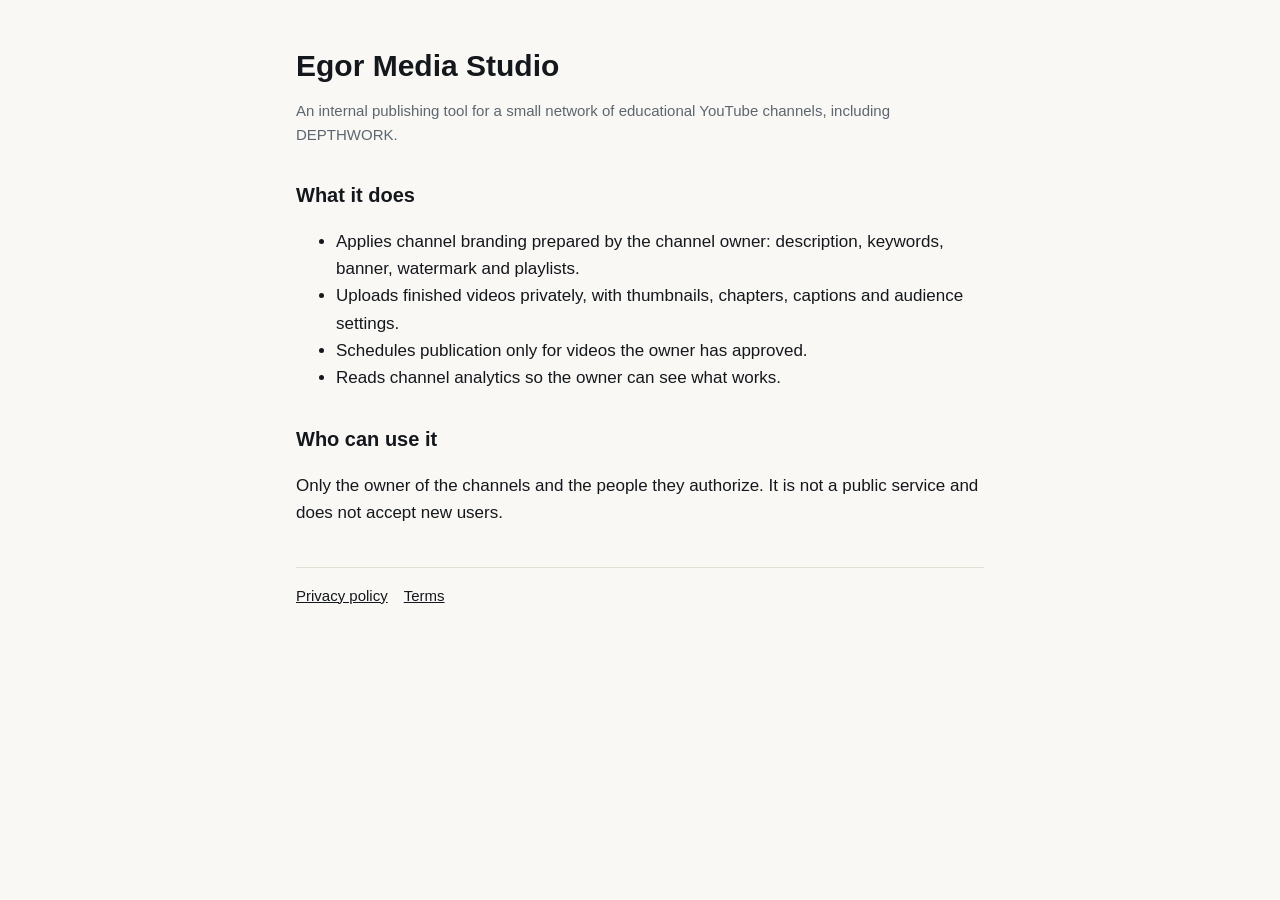
<file: index.html>
<!doctype html>
<html lang="en">
<head>
<meta charset="utf-8"><meta name="viewport" content="width=device-width, initial-scale=1">
<title>Egor Media Studio</title>
<link rel="stylesheet" href="style.css">
</head>
<body><main>
<h1>Egor Media Studio</h1>
<p class="muted">An internal publishing tool for a small network of educational YouTube channels, including DEPTHWORK.</p>
<h2>What it does</h2>
<ul>
  <li>Applies channel branding prepared by the channel owner: description, keywords, banner, watermark and playlists.</li>
  <li>Uploads finished videos privately, with thumbnails, chapters, captions and audience settings.</li>
  <li>Schedules publication only for videos the owner has approved.</li>
  <li>Reads channel analytics so the owner can see what works.</li>
</ul>
<h2>Who can use it</h2>
<p>Only the owner of the channels and the people they authorize. It is not a public service and does not accept new users.</p>
<nav><a href="privacy.html">Privacy policy</a><a href="terms.html">Terms</a></nav>
</main></body>
</html>
</file>
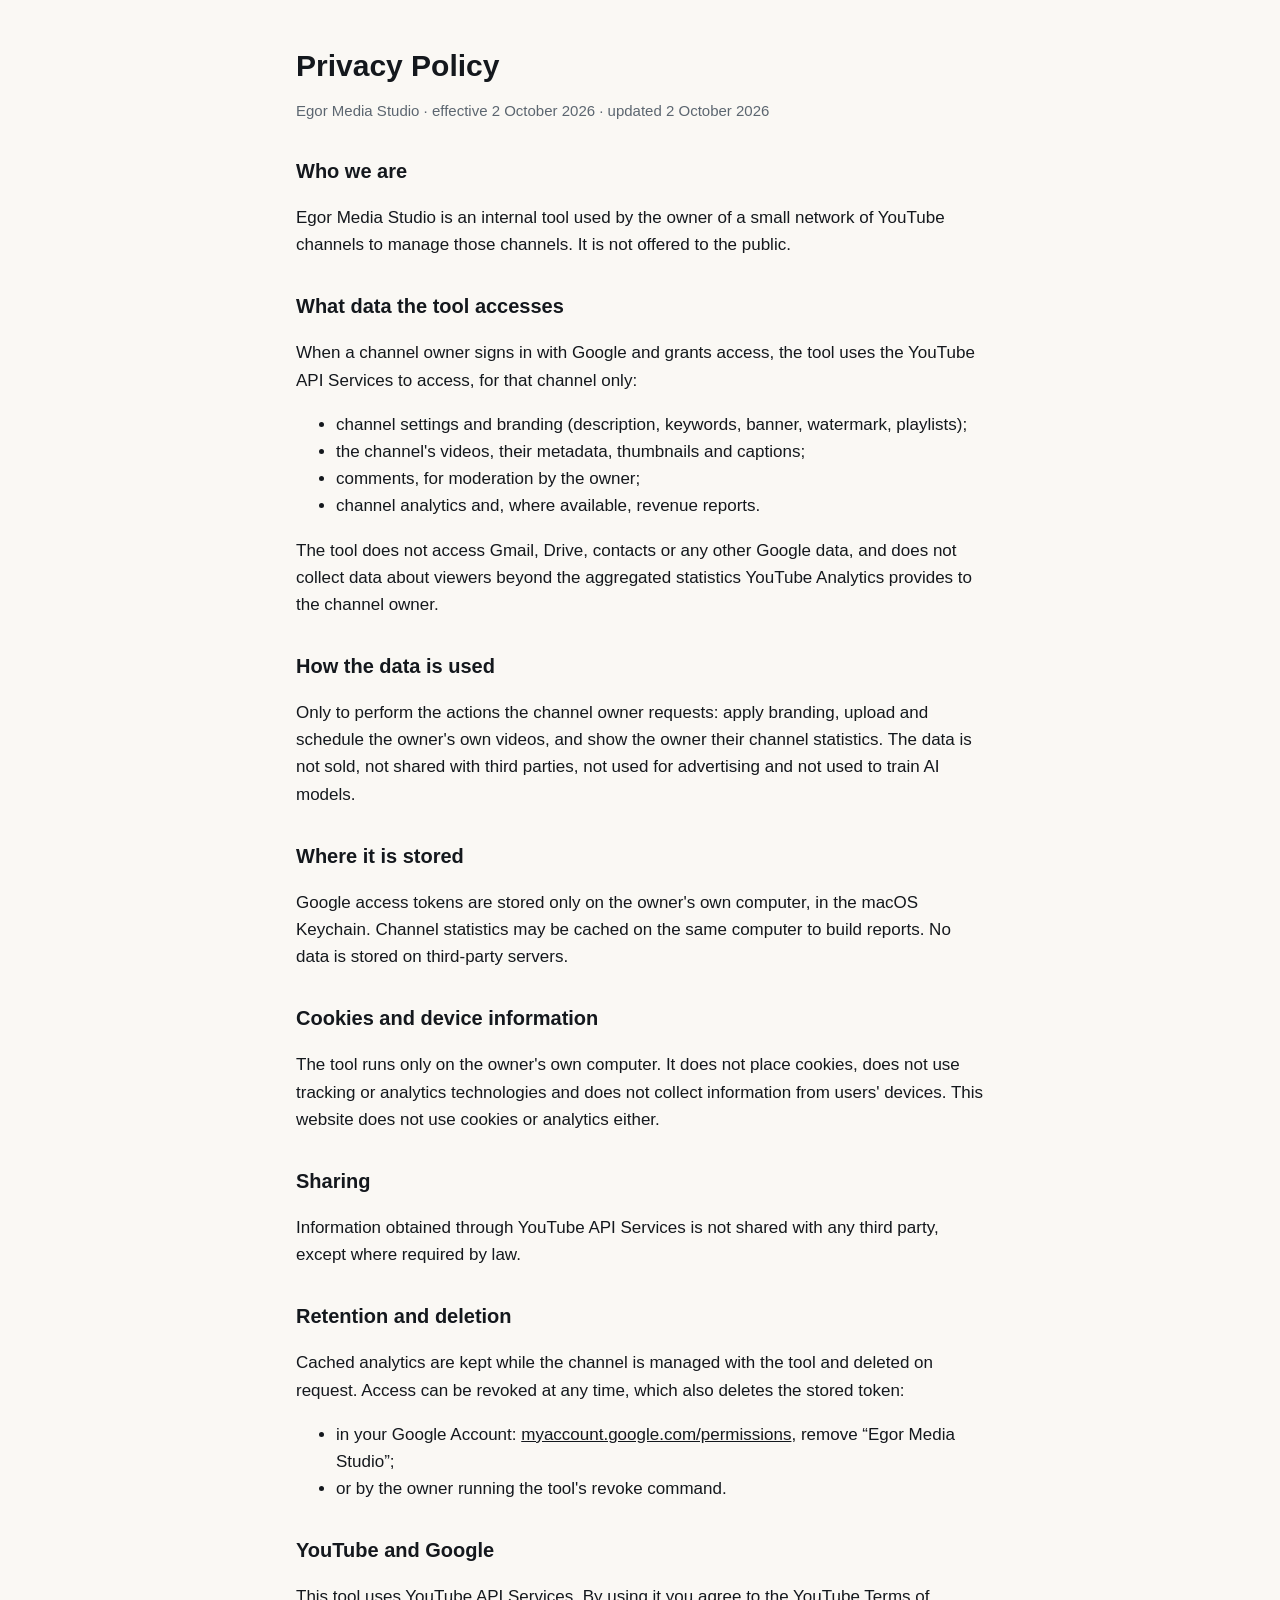
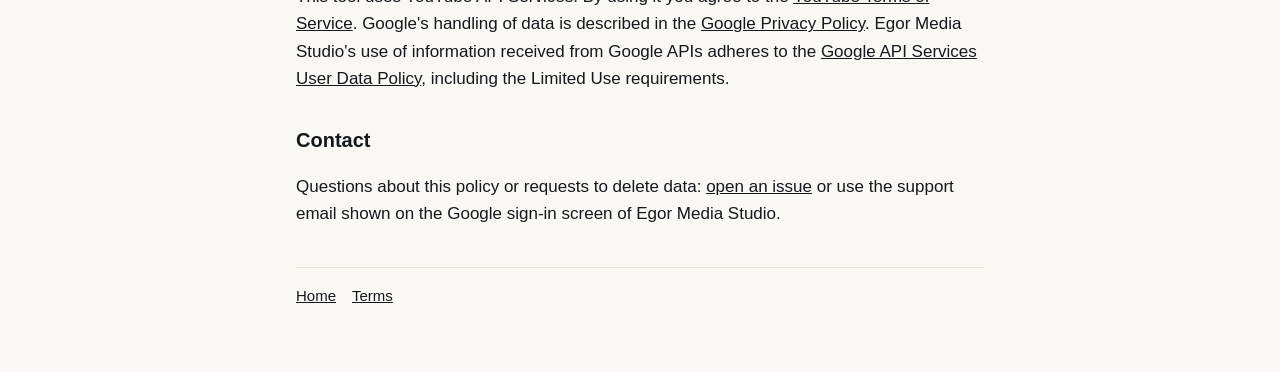
<file: privacy.html>
<!doctype html>
<html lang="en">
<head>
<meta charset="utf-8"><meta name="viewport" content="width=device-width, initial-scale=1">
<title>Privacy Policy · Egor Media Studio</title>
<link rel="stylesheet" href="style.css">
</head>
<body><main>
<h1>Privacy Policy</h1>
<p class="muted">Egor Media Studio · effective 2 October 2026 · updated 2 October 2026</p>

<h2>Who we are</h2>
<p>Egor Media Studio is an internal tool used by the owner of a small network of YouTube channels to manage those channels. It is not offered to the public.</p>

<h2>What data the tool accesses</h2>
<p>When a channel owner signs in with Google and grants access, the tool uses the YouTube API Services to access, for that channel only:</p>
<ul>
  <li>channel settings and branding (description, keywords, banner, watermark, playlists);</li>
  <li>the channel's videos, their metadata, thumbnails and captions;</li>
  <li>comments, for moderation by the owner;</li>
  <li>channel analytics and, where available, revenue reports.</li>
</ul>
<p>The tool does not access Gmail, Drive, contacts or any other Google data, and does not collect data about viewers beyond the aggregated statistics YouTube Analytics provides to the channel owner.</p>

<h2>How the data is used</h2>
<p>Only to perform the actions the channel owner requests: apply branding, upload and schedule the owner's own videos, and show the owner their channel statistics. The data is not sold, not shared with third parties, not used for advertising and not used to train AI models.</p>

<h2>Where it is stored</h2>
<p>Google access tokens are stored only on the owner's own computer, in the macOS Keychain. Channel statistics may be cached on the same computer to build reports. No data is stored on third-party servers.</p>

<h2>Cookies and device information</h2>
<p>The tool runs only on the owner's own computer. It does not place cookies, does not use tracking or analytics technologies and does not collect information from users' devices. This website does not use cookies or analytics either.</p>

<h2>Sharing</h2>
<p>Information obtained through YouTube API Services is not shared with any third party, except where required by law.</p>

<h2>Retention and deletion</h2>
<p>Cached analytics are kept while the channel is managed with the tool and deleted on request. Access can be revoked at any time, which also deletes the stored token:</p>
<ul>
  <li>in your Google Account: <a href="https://myaccount.google.com/permissions">myaccount.google.com/permissions</a>, remove “Egor Media Studio”;</li>
  <li>or by the owner running the tool's revoke command.</li>
</ul>

<h2>YouTube and Google</h2>
<p>This tool uses YouTube API Services. By using it you agree to the <a href="https://www.youtube.com/t/terms">YouTube Terms of Service</a>. Google's handling of data is described in the <a href="https://policies.google.com/privacy">Google Privacy Policy</a>. Egor Media Studio's use of information received from Google APIs adheres to the <a href="https://developers.google.com/terms/api-services-user-data-policy">Google API Services User Data Policy</a>, including the Limited Use requirements.</p>

<h2>Contact</h2>
<p>Questions about this policy or requests to delete data: <a href="https://github.com/georgyalright-cell/egor-media-legal/issues">open an issue</a> or use the support email shown on the Google sign-in screen of Egor Media Studio.</p>

<nav><a href="index.html">Home</a><a href="terms.html">Terms</a></nav>
</main></body>
</html>
</file>
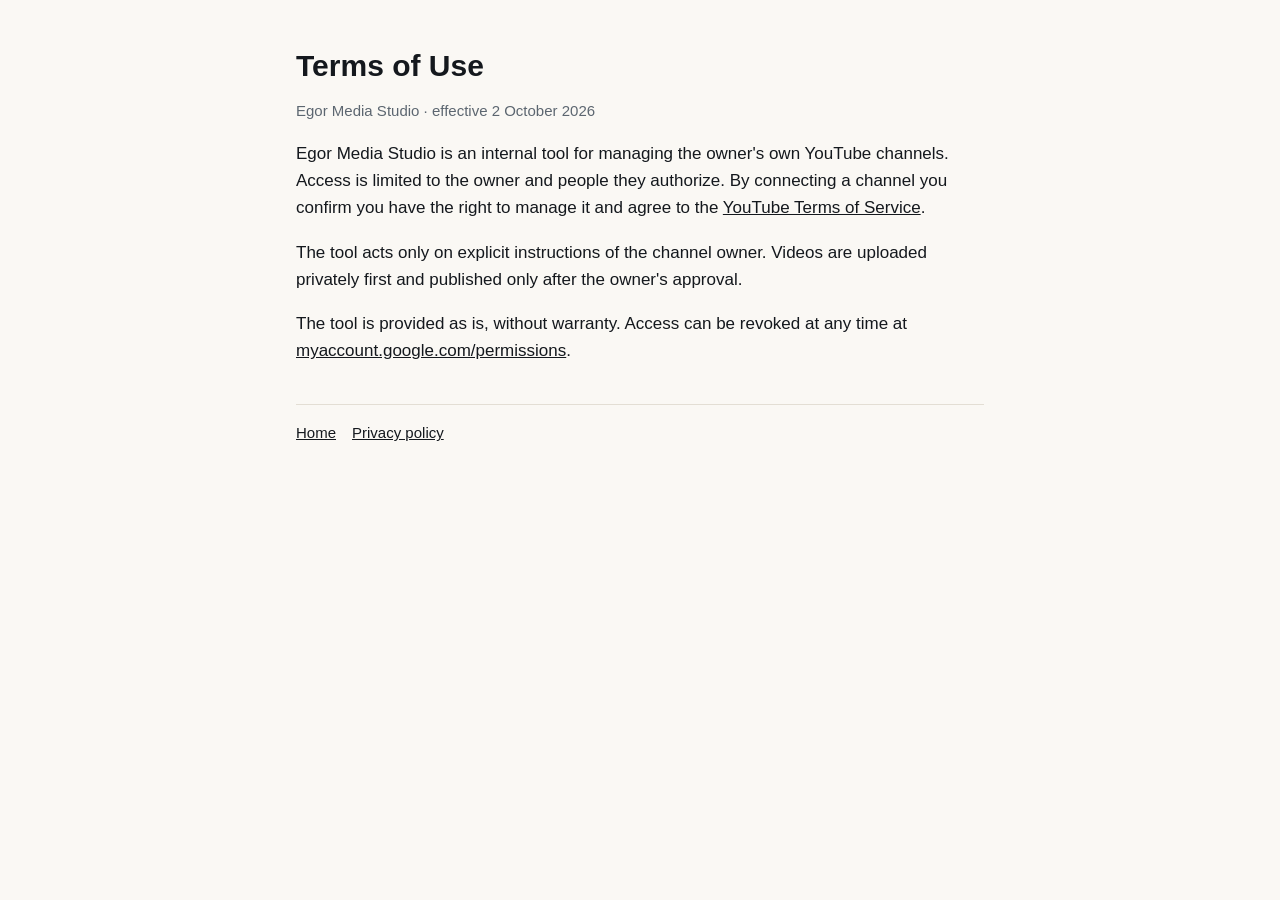
<file: terms.html>
<!doctype html>
<html lang="en">
<head>
<meta charset="utf-8"><meta name="viewport" content="width=device-width, initial-scale=1">
<title>Terms · Egor Media Studio</title>
<link rel="stylesheet" href="style.css">
</head>
<body><main>
<h1>Terms of Use</h1>
<p class="muted">Egor Media Studio · effective 2 October 2026</p>
<p>Egor Media Studio is an internal tool for managing the owner's own YouTube channels. Access is limited to the owner and people they authorize. By connecting a channel you confirm you have the right to manage it and agree to the <a href="https://www.youtube.com/t/terms">YouTube Terms of Service</a>.</p>
<p>The tool acts only on explicit instructions of the channel owner. Videos are uploaded privately first and published only after the owner's approval.</p>
<p>The tool is provided as is, without warranty. Access can be revoked at any time at <a href="https://myaccount.google.com/permissions">myaccount.google.com/permissions</a>.</p>
<nav><a href="index.html">Home</a><a href="privacy.html">Privacy policy</a></nav>
</main></body>
</html>
</file>
<file: style.css>
:root { --ink: #14181d; --paper: #faf8f4; --muted: #5c6670; --line: #e3ded4; }
@media (prefers-color-scheme: dark) { :root { --ink: #ede6d8; --paper: #0f1418; --muted: #9faab2; --line: #26313a; } }
* { box-sizing: border-box; }
body { margin: 0; background: var(--paper); color: var(--ink); font: 17px/1.6 -apple-system, BlinkMacSystemFont, "Segoe UI", Inter, sans-serif; }
main { max-width: 720px; margin: 0 auto; padding: 48px 16px 64px; }
h1 { font-size: 30px; line-height: 1.2; margin: 0 0 8px; }
h2 { font-size: 20px; margin: 32px 0 8px; }
p, li { color: var(--ink); }
.muted { color: var(--muted); font-size: 15px; }
a { color: inherit; }
nav { display: flex; gap: 16px; margin-top: 40px; padding-top: 16px; border-top: 1px solid var(--line); font-size: 15px; }
</file>
